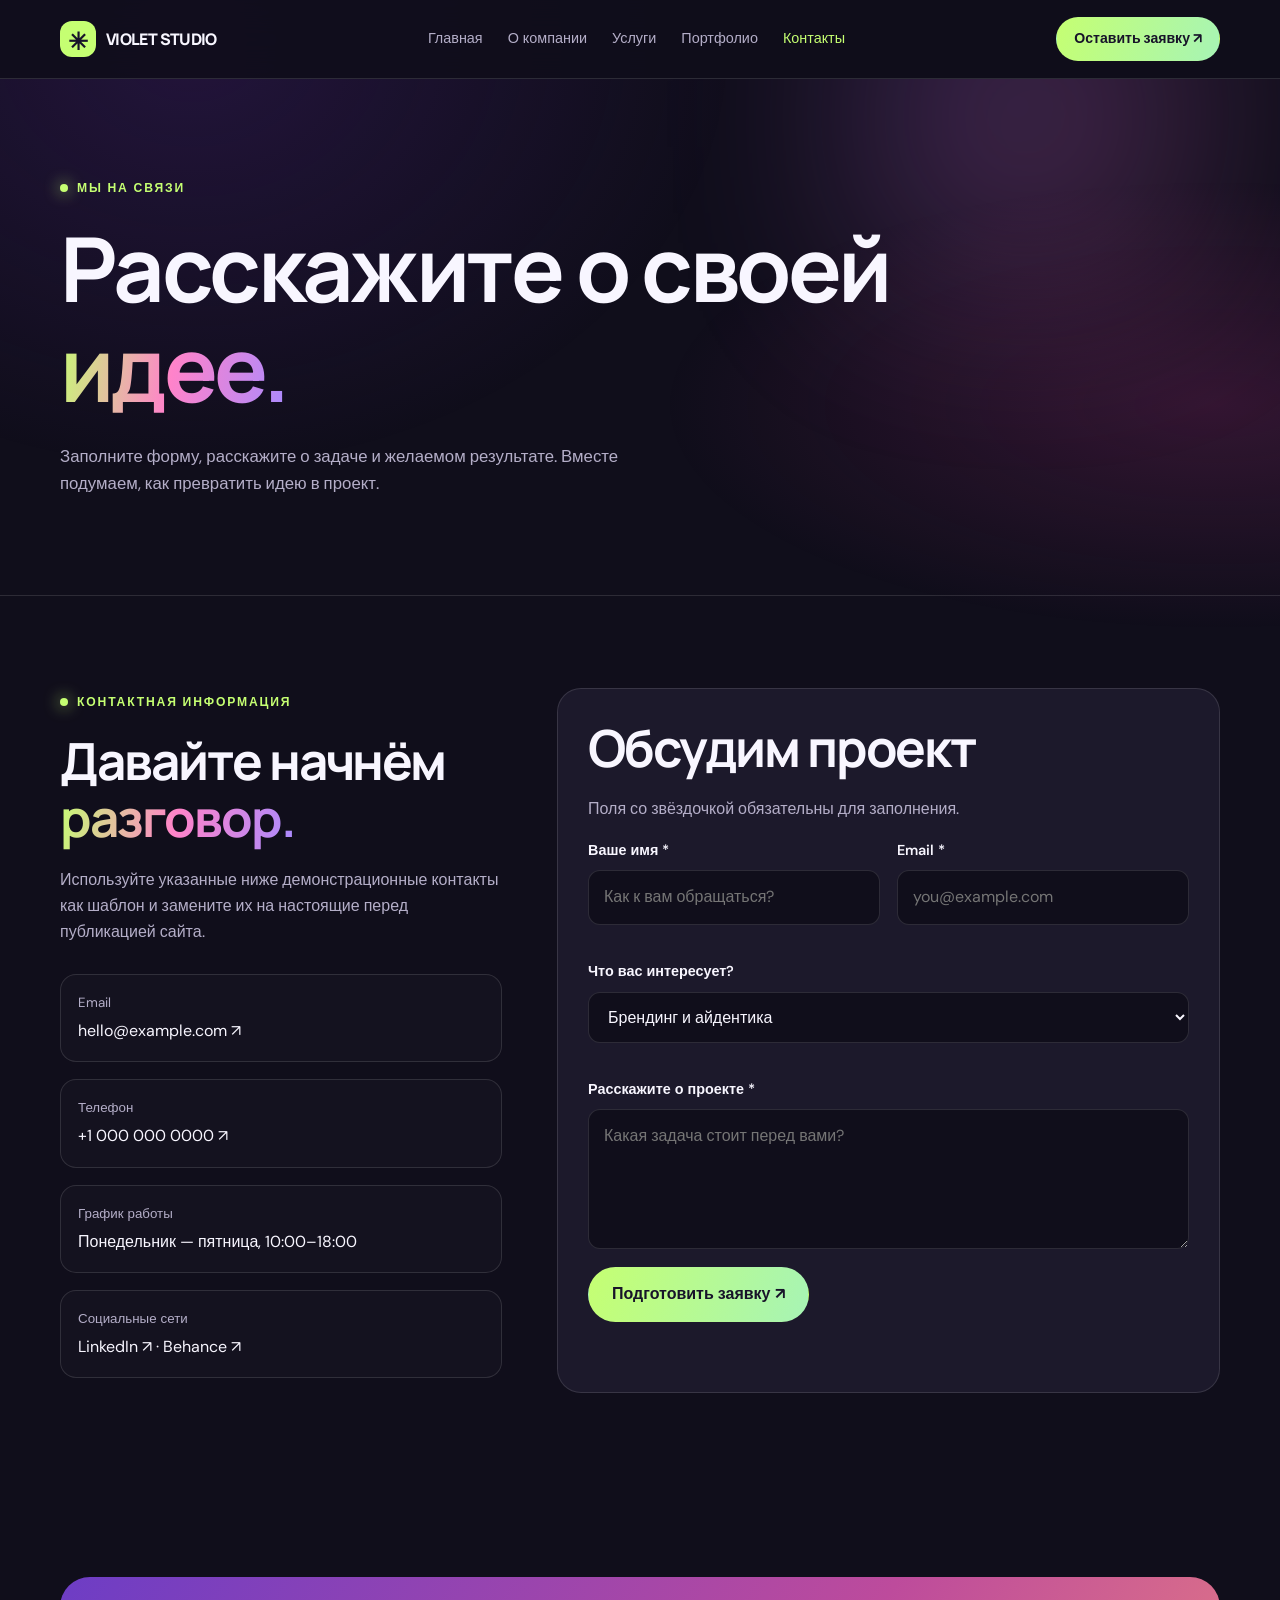
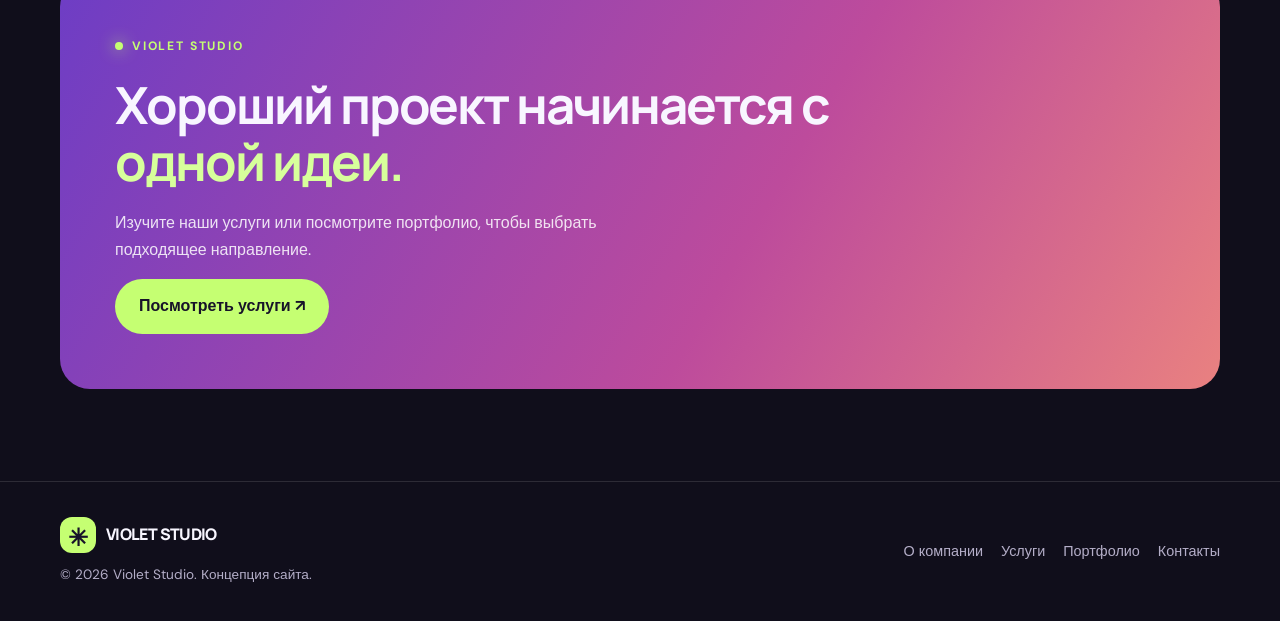
<file: contacts.html>
<!DOCTYPE html>
<html lang="ru">
<head>
  <meta charset="UTF-8">
  <meta name="viewport" content="width=device-width, initial-scale=1">
  <meta name="theme-color" content="#100e1b">
  <meta name="description" content="Свяжитесь с Violet Studio, чтобы обсудить брендинг, веб-дизайн или создание сайта для вашего бизнеса.">
  <title>Контакты — Violet Studio</title>
  <link rel="stylesheet" href="style.css">
  <script src="script.js" defer></script>
</head>
<body>
<header class="header">
  <nav class="nav container" aria-label="Главная навигация">
    <a class="logo" href="index.html"><span class="logo-mark">✳</span> VIOLET STUDIO</a>
    <button class="nav-toggle" aria-label="Открыть меню" aria-expanded="false" aria-controls="main-nav">☰</button>
    <div class="nav-links" id="main-nav">
      <a href="index.html">Главная</a>
      <a href="about.html">О компании</a>
      <a href="services.html">Услуги</a>
      <a href="portfolio.html">Портфолио</a>
      <a class="active" aria-current="page" href="contacts.html">Контакты</a>
    </div>
    <a class="btn btn-small nav-cta" href="#contact-form">Оставить заявку ↗</a>
  </nav>
</header>

<main>
  <section class="page-banner">
    <div class="container">
      <span class="eyebrow">Мы на связи</span>
      <h1>Расскажите о своей <span class="gradient-text">идее.</span></h1>
      <p>Заполните форму, расскажите о задаче и желаемом результате. Вместе подумаем, как превратить идею в проект.</p>
    </div>
  </section>

  <section class="section">
    <div class="container contact-grid">
      <div class="reveal">
        <span class="eyebrow">Контактная информация</span>
        <h2>Давайте начнём <span class="gradient-text">разговор.</span></h2>
        <p>Используйте указанные ниже демонстрационные контакты как шаблон и замените их на настоящие перед публикацией сайта.</p>

        <div class="contact-list">
          <div class="contact-item">
            <small>Email</small>
            <a href="mailto:hello@example.com">hello@example.com ↗</a>
          </div>
          <div class="contact-item">
            <small>Телефон</small>
            <a href="tel:+10000000000">+1 000 000 0000 ↗</a>
          </div>
          <div class="contact-item">
            <small>График работы</small>
            <span>Понедельник — пятница, 10:00–18:00</span>
          </div>
          <div class="contact-item">
            <small>Социальные сети</small>
            <a href="https://www.linkedin.com/" target="_blank" rel="noopener noreferrer">LinkedIn ↗</a>
            <span> · </span>
            <a href="https://www.behance.net/" target="_blank" rel="noopener noreferrer">Behance ↗</a>
          </div>
        </div>
      </div>

      <div class="form-card reveal">
        <h2>Обсудим проект</h2>
        <p>Поля со звёздочкой обязательны для заполнения.</p>

        <form id="contact-form">
          <div class="form-grid">
            <div class="field">
              <label for="name">Ваше имя *</label>
              <input id="name" name="name" type="text" placeholder="Как к вам обращаться?" autocomplete="name" required minlength="2">
            </div>
            <div class="field">
              <label for="email">Email *</label>
              <input id="email" name="email" type="email" placeholder="you@example.com" autocomplete="email" required>
            </div>
            <div class="field field-full">
              <label for="service">Что вас интересует?</label>
              <select id="service" name="service">
                <option value="branding">Брендинг и айдентика</option>
                <option value="web-design">Дизайн сайта</option>
                <option value="development">Разработка сайта</option>
                <option value="digital">Цифровой продукт</option>
                <option value="other">Другое</option>
              </select>
            </div>
            <div class="field field-full">
              <label for="message">Расскажите о проекте *</label>
              <textarea id="message" name="message" placeholder="Какая задача стоит перед вами?" required minlength="10"></textarea>
            </div>
          </div>

          <button class="btn" type="submit">Подготовить заявку ↗</button>
          <p class="form-status" role="status" aria-live="polite"></p>
        </form>
      </div>
    </div>
  </section>

  <section class="section">
    <div class="container">
      <div class="cta reveal">
        <span class="eyebrow">Violet Studio</span>
        <h2>Хороший проект начинается с <span style="color:#d7ff9b">одной идеи.</span></h2>
        <p>Изучите наши услуги или посмотрите портфолио, чтобы выбрать подходящее направление.</p>
        <a class="btn" href="services.html">Посмотреть услуги ↗</a>
      </div>
    </div>
  </section>
</main>

<footer class="footer"><div class="container footer-inner">
  <div><a class="logo" href="index.html"><span class="logo-mark">✳</span> VIOLET STUDIO</a><p>© <span data-year></span> Violet Studio. Концепция сайта.</p></div>
  <div class="footer-links"><a href="about.html">О компании</a><a href="services.html">Услуги</a><a href="portfolio.html">Портфолио</a><a href="contacts.html">Контакты</a></div>
</div></footer>
<button class="back-top" aria-label="Наверх">↑</button>
</body>
</html>
</file>
<file: style.css>
@import url('https://fonts.googleapis.com/css2?family=DM+Sans:wght@400;500;600;700&family=Manrope:wght@400;500;600;700;800&display=swap');

:root {
  --bg: #100e1b;
  --surface: #1c192b;
  --text: #f8f6ff;
  --muted: #b4aec8;
  --purple: #9b6cff;
  --pink: #ff70bd;
  --lime: #c5ff72;
  --border: rgba(255,255,255,.12);
  --radius: 24px;
}

* { box-sizing: border-box; }
html { scroll-behavior: smooth; scroll-padding-top: 90px; }
body {
  margin: 0;
  background: var(--bg);
  color: var(--text);
  font-family: 'DM Sans', sans-serif;
  line-height: 1.65;
  overflow-x: hidden;
}
body::before {
  content: "";
  position: fixed;
  z-index: -1;
  inset: 0;
  pointer-events: none;
  background:
    radial-gradient(ellipse at 15% 5%, #48217b55, transparent 35%),
    radial-gradient(ellipse at 95% 45%, #9a2e7540, transparent 32%);
}
img { display: block; width: 100%; object-fit: cover; }
a { color: inherit; text-decoration: none; }
button, input, textarea, select { font: inherit; }
button, a { -webkit-tap-highlight-color: transparent; }
button { color: inherit; }
.container { width: min(1160px, calc(100% - 40px)); margin: auto; }
.section { padding: 92px 0; }
.section-small { padding: 54px 0; }
h1, h2, h3, p { margin-top: 0; }
h1, h2, h3 { font-family: 'Manrope', sans-serif; line-height: 1.12; letter-spacing: -.04em; }
h1 { font-size: clamp(2.8rem, 7vw, 6.2rem); margin-bottom: 24px; }
h2 { font-size: clamp(2rem, 4vw, 3.5rem); margin-bottom: 20px; }
h3 { font-size: 1.35rem; }
p { color: var(--muted); }
.gradient-text {
  color: transparent;
  background: linear-gradient(100deg, #c5ff72, #ff83ca 50%, #a98aff);
  background-clip: text;
  -webkit-background-clip: text;
}
.eyebrow {
  display: inline-flex;
  align-items: center;
  gap: 9px;
  color: var(--lime);
  text-transform: uppercase;
  letter-spacing: .15em;
  font-size: .76rem;
  font-weight: 700;
  margin-bottom: 20px;
}
.eyebrow::before {
  content: "";
  width: 8px;
  height: 8px;
  background: var(--lime);
  border-radius: 50%;
  box-shadow: 0 0 16px var(--lime);
}
.section-heading { max-width: 700px; margin-bottom: 42px; }
.section-heading p { max-width: 570px; }

/* Header and navigation */
.header {
  position: sticky;
  top: 0;
  z-index: 100;
  background: #100e1be8;
  backdrop-filter: blur(18px);
  border-bottom: 1px solid var(--border);
}
.nav {
  min-height: 78px;
  display: flex;
  align-items: center;
  justify-content: space-between;
  gap: 24px;
}
.logo {
  display: inline-flex;
  align-items: center;
  gap: 10px;
  font-family: 'Manrope', sans-serif;
  font-weight: 800;
  letter-spacing: -.04em;
  white-space: nowrap;
}
.logo-mark {
  width: 36px;
  height: 36px;
  display: grid;
  place-items: center;
  border-radius: 12px;
  color: #171329;
  background: var(--lime);
  font-size: 24px;
}
.nav-links { display: flex; align-items: center; gap: 25px; }
.nav-links a {
  font-size: .9rem;
  color: var(--muted);
  transition: color .25s;
}
.nav-links a:hover, .nav-links a.active { color: var(--lime); }
.nav-toggle {
  display: none;
  width: 44px;
  height: 44px;
  background: var(--surface);
  border: 1px solid var(--border);
  border-radius: 12px;
  cursor: pointer;
  font-size: 23px;
}
.btn {
  min-height: 50px;
  display: inline-flex;
  align-items: center;
  justify-content: center;
  gap: 10px;
  padding: 13px 23px;
  border: 1px solid transparent;
  border-radius: 999px;
  background: linear-gradient(110deg, var(--lime), #a7f4b5);
  color: #171329;
  font-weight: 700;
  cursor: pointer;
  transition: transform .25s, box-shadow .25s, background .25s;
}
.btn:hover {
  transform: translateY(-3px);
  box-shadow: 0 10px 35px #bfff7240;
}
.btn-outline {
  color: var(--text);
  border-color: var(--border);
  background: #ffffff08;
}
.btn-outline:hover { background: #ffffff12; box-shadow: none; }
.btn-small { min-height: 42px; padding: 9px 17px; font-size: .88rem; }

/* Hero */
.hero { padding: 76px 0 72px; }
.hero-grid {
  display: grid;
  grid-template-columns: 1.05fr .95fr;
  gap: 50px;
  align-items: center;
}
.hero-copy { position: relative; z-index: 1; }
.hero-copy > p { max-width: 520px; font-size: 1.08rem; }
.hero-actions { display: flex; flex-wrap: wrap; gap: 13px; margin-top: 30px; }
.hero-visual { position: relative; min-width: 0; }
.hero-image {
  height: 510px;
  border-radius: 34px;
  border: 1px solid var(--border);
  object-position: center;
}
.hero-visual::before {
  content: "";
  position: absolute;
  inset: 10% -6% -5% 18%;
  background: linear-gradient(135deg, #a66aff, #ff70bd, #ffbe69);
  filter: blur(65px);
  opacity: .4;
  z-index: -1;
}
.floating-card {
  position: absolute;
  left: -30px;
  bottom: 32px;
  max-width: 220px;
  padding: 18px;
  background: #211c32ed;
  border: 1px solid var(--border);
  border-radius: 18px;
  box-shadow: 0 20px 50px #0004;
  animation: float 5s ease-in-out infinite;
}
.floating-card strong { display: block; font-size: 1.3rem; }
.floating-card span { color: var(--muted); font-size: .85rem; }
.hero-badge {
  position: absolute;
  right: -18px;
  top: 25px;
  display: grid;
  place-items: center;
  width: 104px;
  height: 104px;
  border-radius: 50%;
  background: var(--lime);
  color: #171329;
  font-weight: 800;
  text-align: center;
  line-height: 1.2;
  transform: rotate(10deg);
}

/* Metrics and cards */
.metrics {
  display: grid;
  grid-template-columns: repeat(3, 1fr);
  border-top: 1px solid var(--border);
  border-bottom: 1px solid var(--border);
}
.metric { padding: 27px 20px; text-align: center; }
.metric strong {
  display: block;
  font: 800 clamp(1.8rem, 4vw, 2.7rem) 'Manrope', sans-serif;
}
.metric span { color: var(--muted); font-size: .9rem; }
.cards-grid { display: grid; grid-template-columns: repeat(3, 1fr); gap: 20px; }
.card {
  padding: 28px;
  background: linear-gradient(145deg, #211c32, #181524);
  border: 1px solid var(--border);
  border-radius: var(--radius);
  transition: transform .3s, border-color .3s;
}
.card:hover { transform: translateY(-7px); border-color: #b99aff80; }
.card p { margin-bottom: 0; }
.card-icon {
  display: grid;
  place-items: center;
  width: 54px;
  height: 54px;
  margin-bottom: 24px;
  border-radius: 17px;
  background: linear-gradient(135deg, #a66aff40, #ff70bd30);
  font-size: 26px;
}
.card-number { color: var(--lime); font-size: .85rem; margin-bottom: 18px; }
.split {
  display: grid;
  grid-template-columns: 1fr 1fr;
  align-items: center;
  gap: 55px;
}
.split-image {
  min-height: 390px;
  height: 100%;
  border-radius: var(--radius);
  border: 1px solid var(--border);
}
.check-list { list-style: none; padding: 0; }
.check-list li { margin: 13px 0; color: var(--muted); }
.check-list li::before { content: "✳"; color: var(--lime); margin-right: 12px; }

/* Portfolio */
.project-grid { display: grid; grid-template-columns: repeat(2, 1fr); gap: 26px; }
.project { min-width: 0; }
.project-image-wrap {
  overflow: hidden;
  border-radius: var(--radius);
  border: 1px solid var(--border);
  background: var(--surface);
}
.project-image {
  height: 330px;
  transition: transform .6s cubic-bezier(.2,.7,.2,1);
}
.project:hover .project-image { transform: scale(1.045); }
.project-meta {
  display: flex;
  justify-content: space-between;
  align-items: flex-start;
  gap: 15px;
  padding: 19px 3px;
}
.project-meta h3 { margin-bottom: 6px; }
.project-meta p { margin: 0; font-size: .9rem; }
.tag {
  display: inline-block;
  border: 1px solid var(--border);
  border-radius: 999px;
  padding: 5px 11px;
  color: var(--muted);
  font-size: .77rem;
  white-space: nowrap;
}
.filters { display: flex; flex-wrap: wrap; gap: 10px; margin-bottom: 30px; }
.filter-btn {
  padding: 9px 17px;
  border: 1px solid var(--border);
  border-radius: 999px;
  background: transparent;
  cursor: pointer;
}
.filter-btn.active, .filter-btn:hover {
  color: #171329;
  background: var(--lime);
  border-color: var(--lime);
}
.project[hidden] { display: none; }

/* Page banner */
.page-banner {
  position: relative;
  padding: 95px 0 80px;
  overflow: hidden;
  border-bottom: 1px solid var(--border);
}
.page-banner::after {
  content: "";
  position: absolute;
  width: 330px;
  height: 330px;
  right: 7%;
  top: -130px;
  background: linear-gradient(135deg, #a66aff, #ff70bd);
  filter: blur(100px);
  opacity: .23;
  pointer-events: none;
}
.page-banner .container { position: relative; z-index: 1; }
.page-banner h1 { max-width: 900px; }
.page-banner p { max-width: 640px; font-size: 1.05rem; }

/* Team */
.team-grid { display: grid; grid-template-columns: repeat(3, 1fr); gap: 20px; }
.team-card { overflow: hidden; border-radius: var(--radius); background: var(--surface); border: 1px solid var(--border); }
.team-card img { height: 300px; }
.team-info { padding: 20px; }
.team-info h3 { margin-bottom: 5px; }
.team-info p { margin-bottom: 0; }

/* Contact form */
.contact-grid { display: grid; grid-template-columns: .8fr 1.2fr; gap: 55px; }
.contact-list { display: grid; gap: 17px; margin-top: 28px; }
.contact-item { padding: 17px; border: 1px solid var(--border); border-radius: 16px; background: #ffffff05; }
.contact-item small { display: block; color: var(--muted); margin-bottom: 4px; }
.contact-item a { overflow-wrap: anywhere; }
.form-card { padding: 30px; border: 1px solid var(--border); border-radius: var(--radius); background: var(--surface); }
.form-grid { display: grid; grid-template-columns: 1fr 1fr; gap: 17px; }
.field { display: grid; gap: 8px; margin-bottom: 18px; }
.field-full { grid-column: 1 / -1; }
.field label { font-size: .9rem; font-weight: 600; }
.field input, .field textarea, .field select {
  width: 100%;
  padding: 13px 15px;
  border: 1px solid var(--border);
  border-radius: 12px;
  color: var(--text);
  background: #100e1b;
  outline: none;
}
.field input:focus, .field textarea:focus, .field select:focus {
  border-color: var(--purple);
  box-shadow: 0 0 0 3px #9b6cff20;
}
.field textarea { min-height: 140px; resize: vertical; }
.field select option { background: var(--bg); }
.form-status { min-height: 26px; margin: 14px 0 0; font-size: .9rem; }
.form-status.success { color: var(--lime); }
.form-status.error { color: #ff8b9a; }

/* CTA and footer */
.cta {
  padding: 55px;
  border-radius: 30px;
  background: linear-gradient(120deg, #6d3dc5, #bd4b9c 60%, #e98180);
  position: relative;
  overflow: hidden;
}
.cta h2 { max-width: 720px; }
.cta p { color: #fff; opacity: .85; max-width: 560px; }
.cta .btn { background: var(--lime); }
.footer { border-top: 1px solid var(--border); padding: 35px 0; }
.footer-inner { display: flex; align-items: center; justify-content: space-between; gap: 20px; }
.footer p { margin: 10px 0 0; font-size: .85rem; }
.footer-links { display: flex; flex-wrap: wrap; gap: 18px; color: var(--muted); font-size: .9rem; }
.footer-links a:hover { color: var(--lime); }
.back-top {
  position: fixed;
  right: 22px;
  bottom: 22px;
  z-index: 50;
  width: 46px;
  height: 46px;
  border: 1px solid var(--border);
  border-radius: 50%;
  background: var(--surface);
  opacity: 0;
  pointer-events: none;
  transform: translateY(10px);
  transition: .25s;
  cursor: pointer;
}
.back-top.visible { opacity: 1; pointer-events: auto; transform: translateY(0); }

/* Animations */
.reveal { opacity: 0; transform: translateY(24px); transition: opacity .7s ease, transform .7s ease; }
.reveal.is-visible { opacity: 1; transform: translateY(0); }
@keyframes float {
  0%, 100% { transform: translateY(0) rotate(-2deg); }
  50% { transform: translateY(-12px) rotate(1deg); }
}
@keyframes fade-up {
  from { opacity: 0; transform: translateY(22px); }
  to { opacity: 1; transform: translateY(0); }
}
.hero-copy > * { animation: fade-up .7s both; }
.hero-copy > *:nth-child(2) { animation-delay: .1s; }
.hero-copy > *:nth-child(3) { animation-delay: .2s; }
.hero-copy > *:nth-child(4) { animation-delay: .3s; }

@media (max-width: 900px) {
  .nav-links { gap: 14px; }
  .nav-links a { font-size: .83rem; }
  .nav-cta { display: none; }
  .hero-grid { gap: 30px; }
  .hero-image { height: 420px; }
  .cards-grid, .team-grid { grid-template-columns: repeat(2, 1fr); }
  .split, .contact-grid { gap: 30px; }
}
@media (max-width: 680px) {
  .container { width: min(100% - 32px, 560px); }
  .section { padding: 65px 0; }
  .section-small { padding: 35px 0; }
  .nav { min-height: 70px; }
  .nav-toggle { display: block; }
  .nav-links {
    display: none;
    position: absolute;
    top: calc(100% + 1px);
    left: 0;
    right: 0;
    padding: 18px 20px 24px;
    flex-direction: column;
    align-items: stretch;
    gap: 0;
    background: #151222;
    border-bottom: 1px solid var(--border);
  }
  .nav-links.open { display: flex; animation: fade-up .2s both; }
  .nav-links a { padding: 12px 4px; font-size: 1rem; }
  .hero { padding: 55px 0; }
  .hero-grid, .split, .contact-grid { grid-template-columns: 1fr; }
  .hero-grid { gap: 45px; }
  .hero-image { height: 370px; }
  .floating-card { left: -5px; bottom: 16px; }
  .hero-badge { right: -5px; width: 80px; height: 80px; font-size: .8rem; }
  .metrics { grid-template-columns: 1fr; }
  .metric { padding: 19px; }
  .metric + .metric { border-top: 1px solid var(--border); }
  .cards-grid, .team-grid, .project-grid { grid-template-columns: 1fr; }
  .project-image { height: 270px; }
  .split-image { min-height: 280px; max-height: 380px; }
  .page-banner { padding: 65px 0 55px; }
  .form-card { padding: 21px; }
  .form-grid { grid-template-columns: 1fr; gap: 0; }
  .field-full { grid-column: auto; }
  .cta { padding: 32px 24px; }
  .footer-inner { flex-direction: column; align-items: flex-start; }
}
@media (prefers-reduced-motion: reduce) {
  *, *::before, *::after {
    scroll-behavior: auto !important;
    animation-duration: .01ms !important;
    animation-iteration-count: 1 !important;
    transition-duration: .01ms !important;
  }
  .reveal { opacity: 1; transform: none; }
}
</file>
